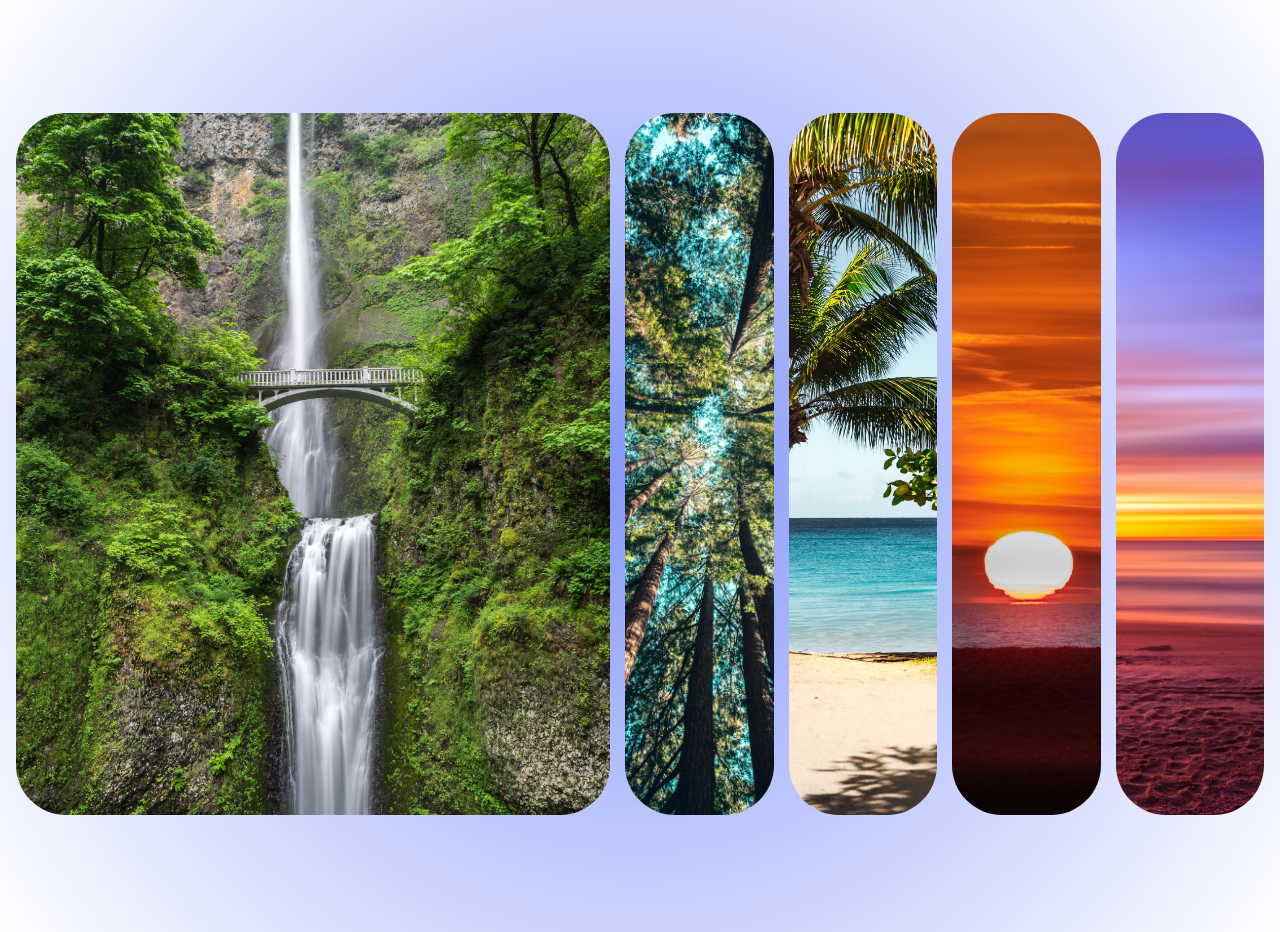
<file: Day-1/index.html>
<!DOCTYPE html>
<html lang="en">
  <head>
    <meta charset="UTF-8" />
    <meta http-equiv="X-UA-Compatible" content="IE=edge" />
    <meta name="viewport" content="width=device-width, initial-scale=1.0" />
    <title>Document</title>
    <link rel="stylesheet" href="index.css" />
  </head>
  <body>
    <div class="cardContainer">
      <div class="bg-image active">
        <img src="./images/img1.jpg" alt="" />
      </div>
      <div class="bg-image">
        <img src="./images/img2.jpg" alt="" />
      </div>
      <div class="bg-image">
        <img src="./images/img3.jpg" alt="" />
      </div>
      <div class="bg-image">
        <img src="./images/img4.jpg" alt="" />
      </div>
      <div class="bg-image">
        <img src="./images/img5.jpg" alt="" />
      </div>
    </div>

    <script src="index.js"></script>
  </body>
</html>
</file>
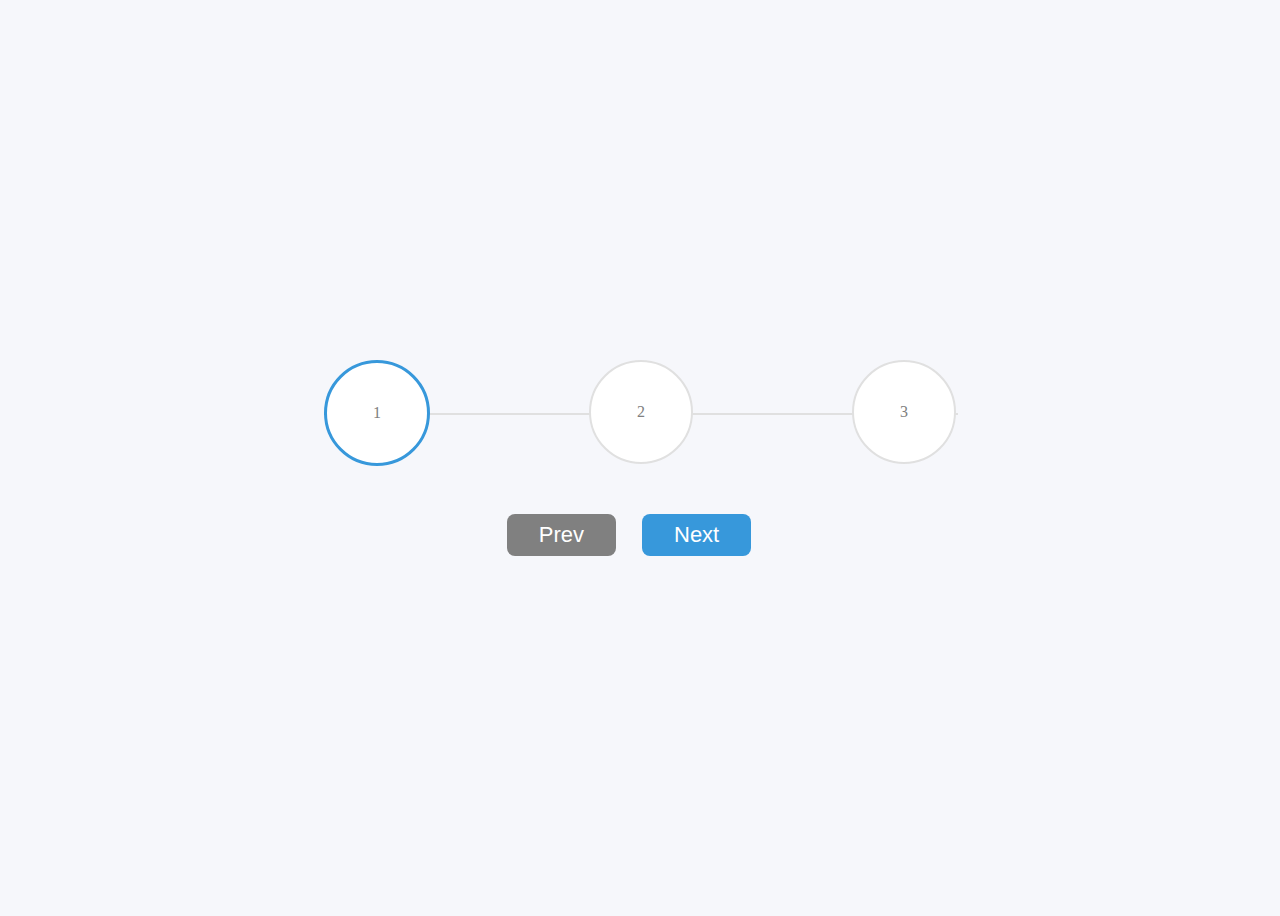
<file: Day-2/index.html>
<!DOCTYPE html>
<html lang="en">
  <head>
    <meta charset="UTF-8" />
    <meta http-equiv="X-UA-Compatible" content="IE=edge" />
    <meta name="viewport" content="width=device-width, initial-scale=1.0" />
    <title>Document</title>
    <link rel="stylesheet" href="index.css" />
  </head>
  <body>
    <div class="numberContainer">
      <div class="crossBar"></div>
      <div class="crossBarActive"></div>
      <div class="number active">1</div>
      <div class="number">2</div>

      <div class="number">3</div>
    </div>
    <div class="btnContainer">
      <button class="btn" id="previous">Prev</button>
      <button class="btn" id="next">Next</button>
    </div>
    <script src="index.js"></script>
  </body>
</html>
</file>
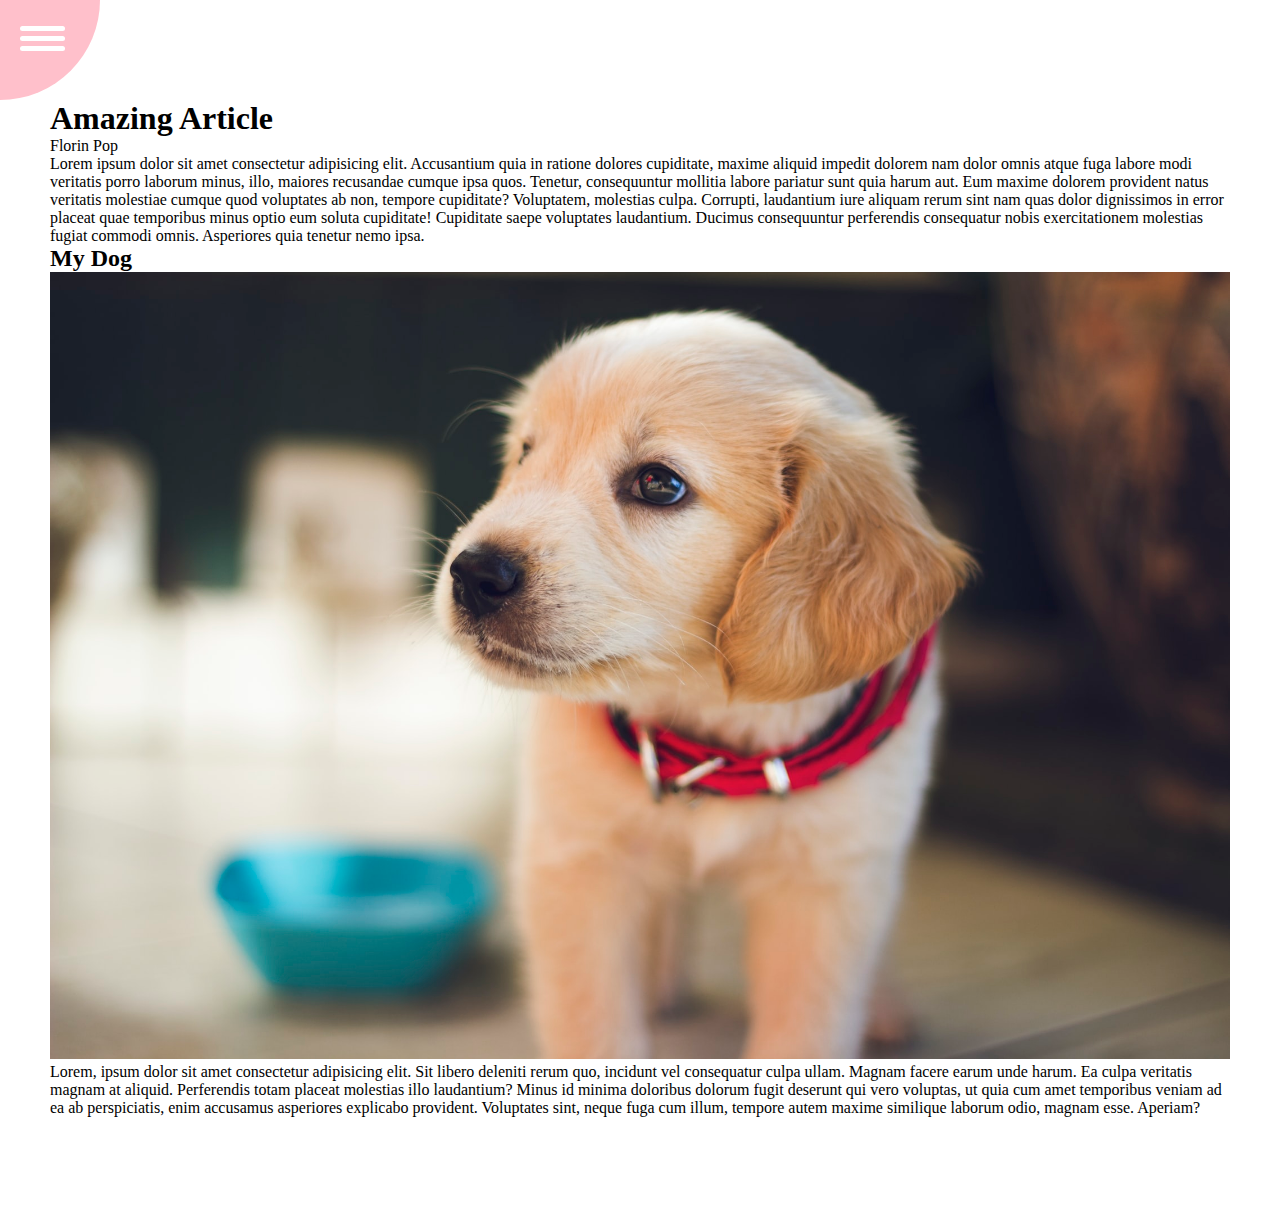
<file: Day-3/index.html>
<!DOCTYPE html>
<html lang="en">
<head>
    <meta charset="UTF-8">
    <meta http-equiv="X-UA-Compatible" content="IE=edge">
    <meta name="viewport" content="width=device-width, initial-scale=1.0">
    <title>Document</title>
    <link rel="stylesheet" href="./style.css">
</head>
<body>
    <div class="nav">
        <div class="showNav">
            <div class="barWrap">
                <div class="bar"></div>
            </div>
            <div class="closeWrap">
                <div class="close"></div>
            </div>
        </div>
        <div class="navContainer">
            <ul>
                <li>HOME</li>
                <li>ABOUT</li>
                <li>CONTACT</li>
            </ul>
        </div>
    </div>
    <div class="paragraphContainer">
        <h1 class="title">Amazing Article</h1>
        <span>Florin Pop</span>
        <p>Lorem ipsum dolor sit amet consectetur adipisicing elit. Accusantium quia in ratione dolores cupiditate, maxime aliquid impedit dolorem nam dolor omnis atque fuga labore modi veritatis porro laborum minus, illo, maiores recusandae cumque ipsa quos. Tenetur, consequuntur mollitia labore pariatur sunt quia harum aut. Eum maxime dolorem provident natus veritatis molestiae cumque quod voluptates ab non, tempore cupiditate? Voluptatem, molestias culpa. Corrupti, laudantium iure aliquam rerum sint nam quas dolor dignissimos in error placeat quae temporibus minus optio eum soluta cupiditate! Cupiditate saepe voluptates laudantium. Ducimus consequuntur perferendis consequatur nobis exercitationem molestias fugiat commodi omnis. Asperiores quia tenetur nemo ipsa.</p>
        <h2>My Dog</h2>
        <img src="./img/photo-1507146426996-ef05306b995a.jfif" alt="">
        <p>Lorem, ipsum dolor sit amet consectetur adipisicing elit. Sit libero deleniti rerum quo, incidunt vel consequatur culpa ullam. Magnam facere earum unde harum. Ea culpa veritatis magnam at aliquid. Perferendis totam placeat molestias illo laudantium? Minus id minima doloribus dolorum fugit deserunt qui vero voluptas, ut quia cum amet temporibus veniam ad ea ab perspiciatis, enim accusamus asperiores explicabo provident. Voluptates sint, neque fuga cum illum, tempore autem maxime similique laborum odio, magnam esse. Aperiam?

        </p>
    </div>


    <script src="./script.js"></script>
</body>
</html>
</file>
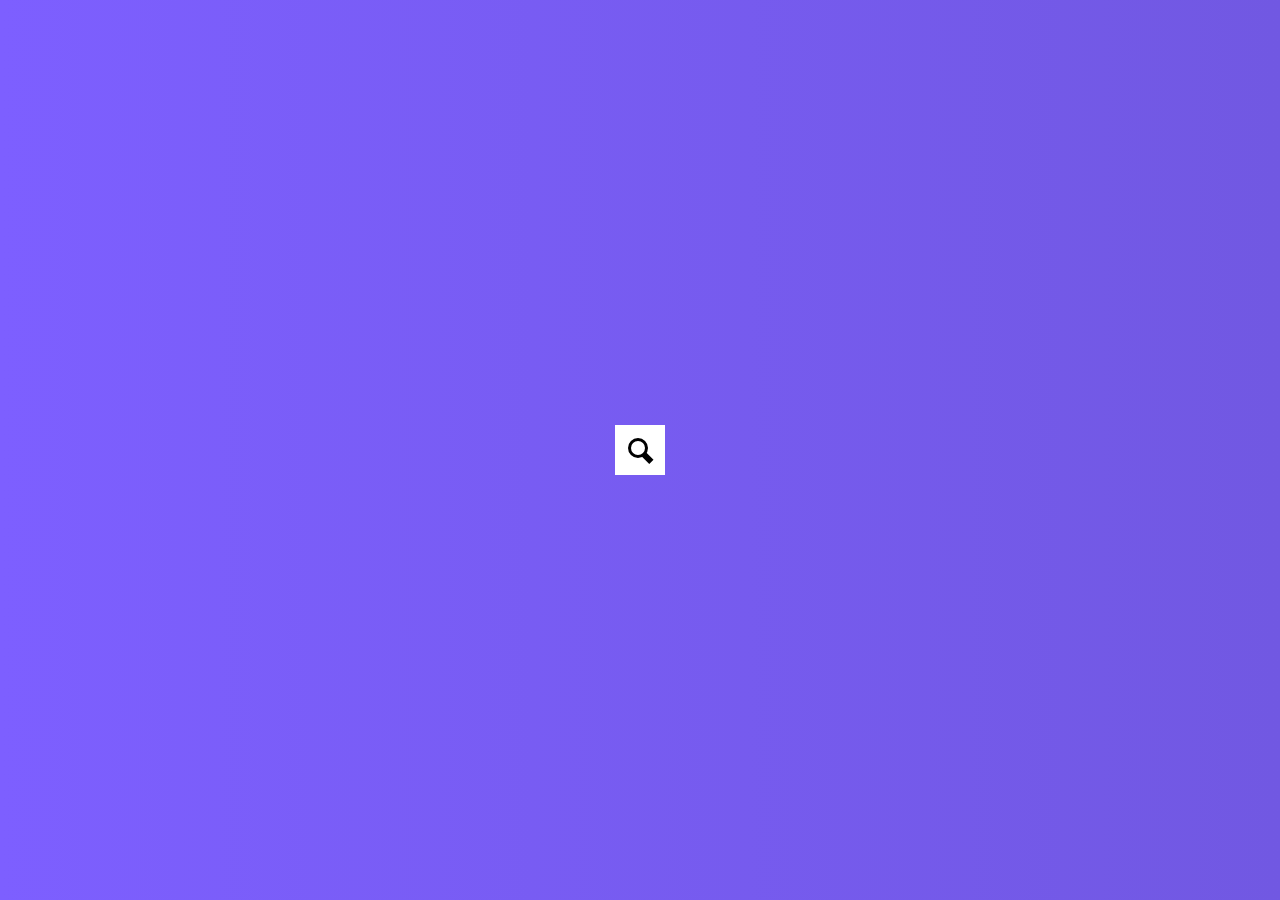
<file: Day-4/index.html>
<!DOCTYPE html>
<html lang="en">
<head>
    <meta charset="UTF-8">
    <meta http-equiv="X-UA-Compatible" content="IE=edge">
    <meta name="viewport" content="width=device-width, initial-scale=1.0">
    <title>Document</title>
    <link rel="stylesheet" href="./style.css">
</head>
<body>
    <div class="inputContainer">
        <input class="ahehe hide" type="text" placeholder="Search...">
        <div class="searchWrap">
            <div class="search"></div>
        </div>
    </div>
    <script src="./script.js"></script>
</body>
</html>
</file>
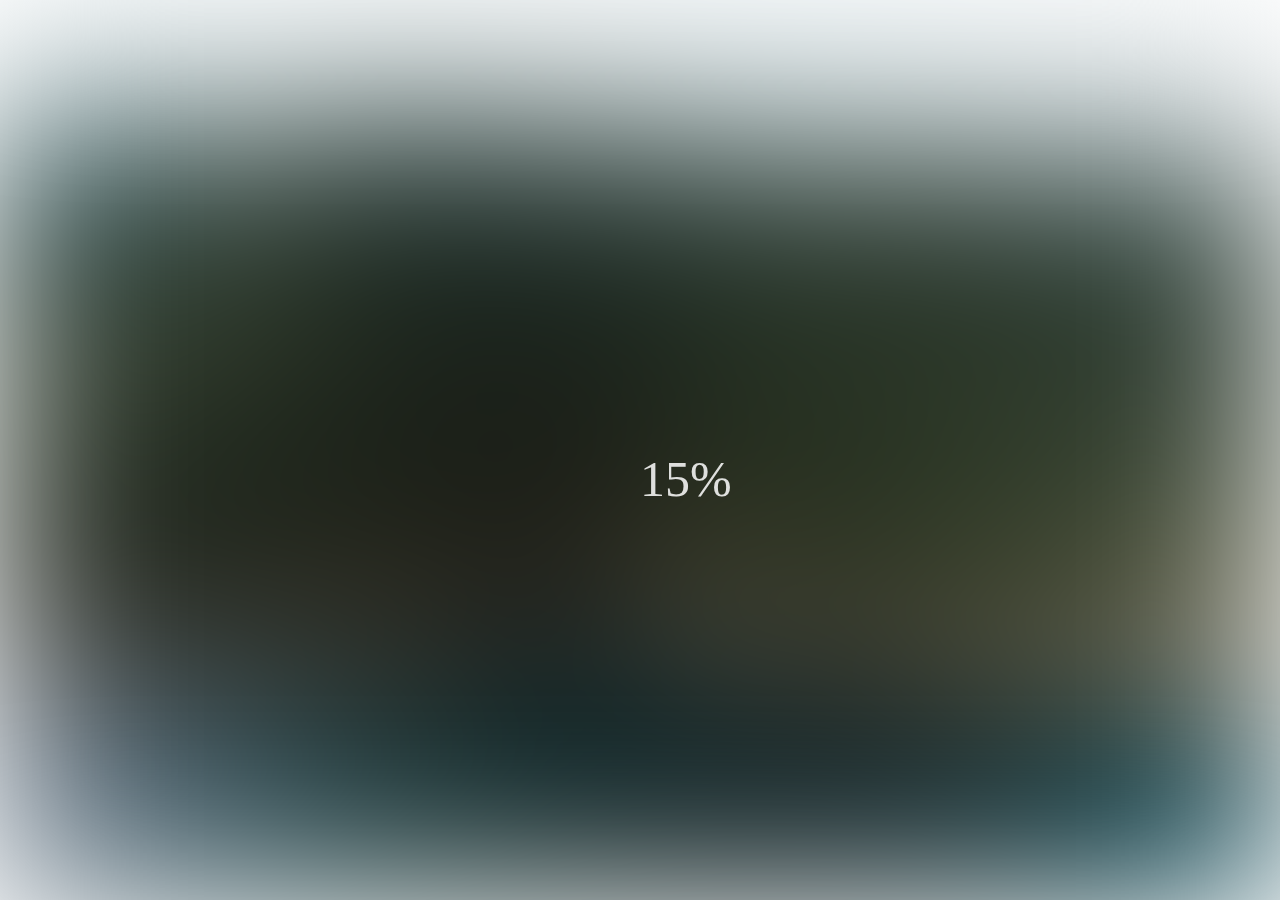
<file: Day-5/index.html>
<!DOCTYPE html>
<html lang="en">
<head>
    <meta charset="UTF-8">
    <meta http-equiv="X-UA-Compatible" content="IE=edge">
    <meta name="viewport" content="width=device-width, initial-scale=1.0">
    <title>Document</title>
    <link rel="stylesheet" href="./style.css">
</head>
<body>
    <div class="image"></div>
    <span class="count"></span>
    <script src="./script.js"></script>
</body>
</html>
</file>
<file: Day-1/index.css>
* {
  box-sizing: border-box;
  margin: 0;
  padding: 0;
}
body {
  display: flex;
  justify-content: center;
  margin: 1em;
  height: 100vh;
  background: rgb(63, 94, 251);
  background: radial-gradient(
    circle,
    rgb(132, 151, 250) 0%,
    rgb(255, 255, 255) 100%
  );
}
img {
  width: 100%;
  height: 78vh;
  border-radius: 50px;
  object-fit: cover;
}

.cardContainer {
  display: flex;
  gap: 15px;
  justify-content: center;
  align-items: center;
}
.bg-image {
  flex: 0.5;
  transition: ease-in;
  transition-duration: 0.3s;
}
.active {
  flex: 2;
}
</file>
<file: Day-2/index.css>
body {
  display: flex;
  justify-content: center;
  align-items: center;
  height: 100vh;
  flex-direction: column;
  background-color: #f6f7fb;
}

.number {
  display: flex;
  justify-content: center;
  align-items: center;
  height: 100px;
  width: 100px;
  border-radius: 50%;
  background-color: #fff;
  border: 2px solid #e0e0e0;
  color: grey;
  z-index: 1;
  transition: 0.3s ease-in;
}
.crossBarActive {
  content: "";
  background-color: #e0e0e0;
  border: 1px solid #3798db;
  width: 0%;
  position: absolute;
  z-index: 1;
  top: 50%;
  transition: 0.3s ease-in;
}
.numberContainer {
  width: 50%;
  display: flex;
  justify-content: space-between;
  position: relative;
  z-index: 2;
}
.btnContainer {
  margin-top: 3em;
}
.crossBar {
  content: "";
  background-color: #e0e0e0;
  border: 1px solid #e0e0e0;
  width: 100%;
  position: absolute;
  z-index: 0;
  top: 50%;
}

.btn {
  background-color: #3798db;
  border: #3798db;
  font-size: 22px;
  padding: 8px 32px;
  border-radius: 8px;
  color: #fff;
  cursor: pointer;
  margin-right: 1em;
}
.active {
  border: 3px solid #3798db;
}

.btn:disabled {
  background-color: grey;
  cursor: help;
}
</file>
<file: Day-3/style.css>
* {
    padding: 0;
    margin: 0;
}
body {
    position: relative;
    height: fit-content;
}
.paragraphContainer {
    padding: 100px 50px;
    background-color: white;
    transform-origin: top left;
    transition: 0.3s linear;
}

.paragraphContainer img {
    width: 100%;

}
.showNav {
    position: fixed;
    top: -100px;
    left: -100px;
    width: 200px;
    height: 200px;
    border-radius: 50%;
    transform-origin: center;
    background-color: pink;
    transition: 0.3s linear;
    z-index: 2;
}

.barWrap {
    position: absolute;
    top: 63%;
    left: 60%;
    width: 45px;
    height: 35px;
    cursor: pointer;
}

.bar {
    width: 45px;
    height: 5px;
    border-radius: 10px;
    background-color: white;
    box-shadow: 0 10px 0 0 white, 0 20px 0 0 white;
}

.closeWrap {
    position: absolute;
    top: 63%;
    left: 20%;
    width: 45px;
    height: 35px;
    cursor: pointer;
}

.close {
    width: 45px;
    height: 5px;
    border-radius: 10px;
    background-color: white;
    transform: rotate(45deg);
    cursor: pointer;
}

.close::before {
    content: "";
    position: absolute;
    width: 45px;
    height: 5px;
    border-radius: 10px;
    transform: rotate(-90deg);
    background-color: white;
}



.navContainer {
    position: absolute;
    top: 0px;
    left: 0;
    width: 100%;
    height: 100%;
    display: flex;
    flex-direction: column;
    justify-content: flex-end;
    background-color: grey;
    
    z-index: -1;
}

.navContainer ul {
    list-style: none;
    margin-bottom: 150px;
}

.navContainer ul li {
    margin-left: 20px;
    margin-bottom: 20px;
    transform: translateX(-100px);
    transition: 0.3s linear;
}
</file>
<file: Day-4/style.css>
* {
    padding: 0;
    margin: 0;
    box-sizing: border-box;
}
body {
    width: 100vw;
    height: 100vh;
    display: flex;
    justify-content: center;
    align-items: center;
    background-image: linear-gradient(90deg, #7d5fff, #7158e2);
}

.inputContainer {
    display: flex;
}

.inputContainer .hide {
    width: 0px;
    padding: 0px;
}

.inputContainer input {
    height: 50px;
    width: 200px;
    padding: 10px 0px 10px 30px;
    font-size: 20px;
    outline: none;
    border: none;
    transition: 0.3s ease-out;
}

.searchWrap {
    height: 50px;
    width: 50px;
    background-color: #fff;
    position: relative;
}

.search {
    position: absolute;
    top: 13px;
    left: 13px;
    width: 20px;
    height: 20px;
    border-radius: 50%;
    border: 3px solid #000;
    cursor: pointer;
}

.search::after {
    content: "";
    position: absolute;
    bottom: -6px;
    right: -8px;
    width: 5px;
    height: 0;
    border: 3px solid #000;
    transform: rotate(45deg);
}
</file>
<file: Day-5/style.css>
* {
    padding: 0;
    margin: 0;
    box-sizing: border-box;
}
body {
    width: 100vw;
    height: 100vh;
    position: relative;
}

.image {
    width: 100%;
    height: 100%;
    background-image: url(./image/luis-gherasim-DlpU8vodd-o-unsplash.jpg);
    background-repeat: no-repeat;
    background-position: center;
    background-size: cover;
    filter: blur(100px);
    transition: 0.3s linear;
}

.count {
    position: absolute;
    top: 50%;
    left: 50%;
    color: #fff;
    font-size: 50px;
    transition: 0.3s ease-in-out;
}
</file>
